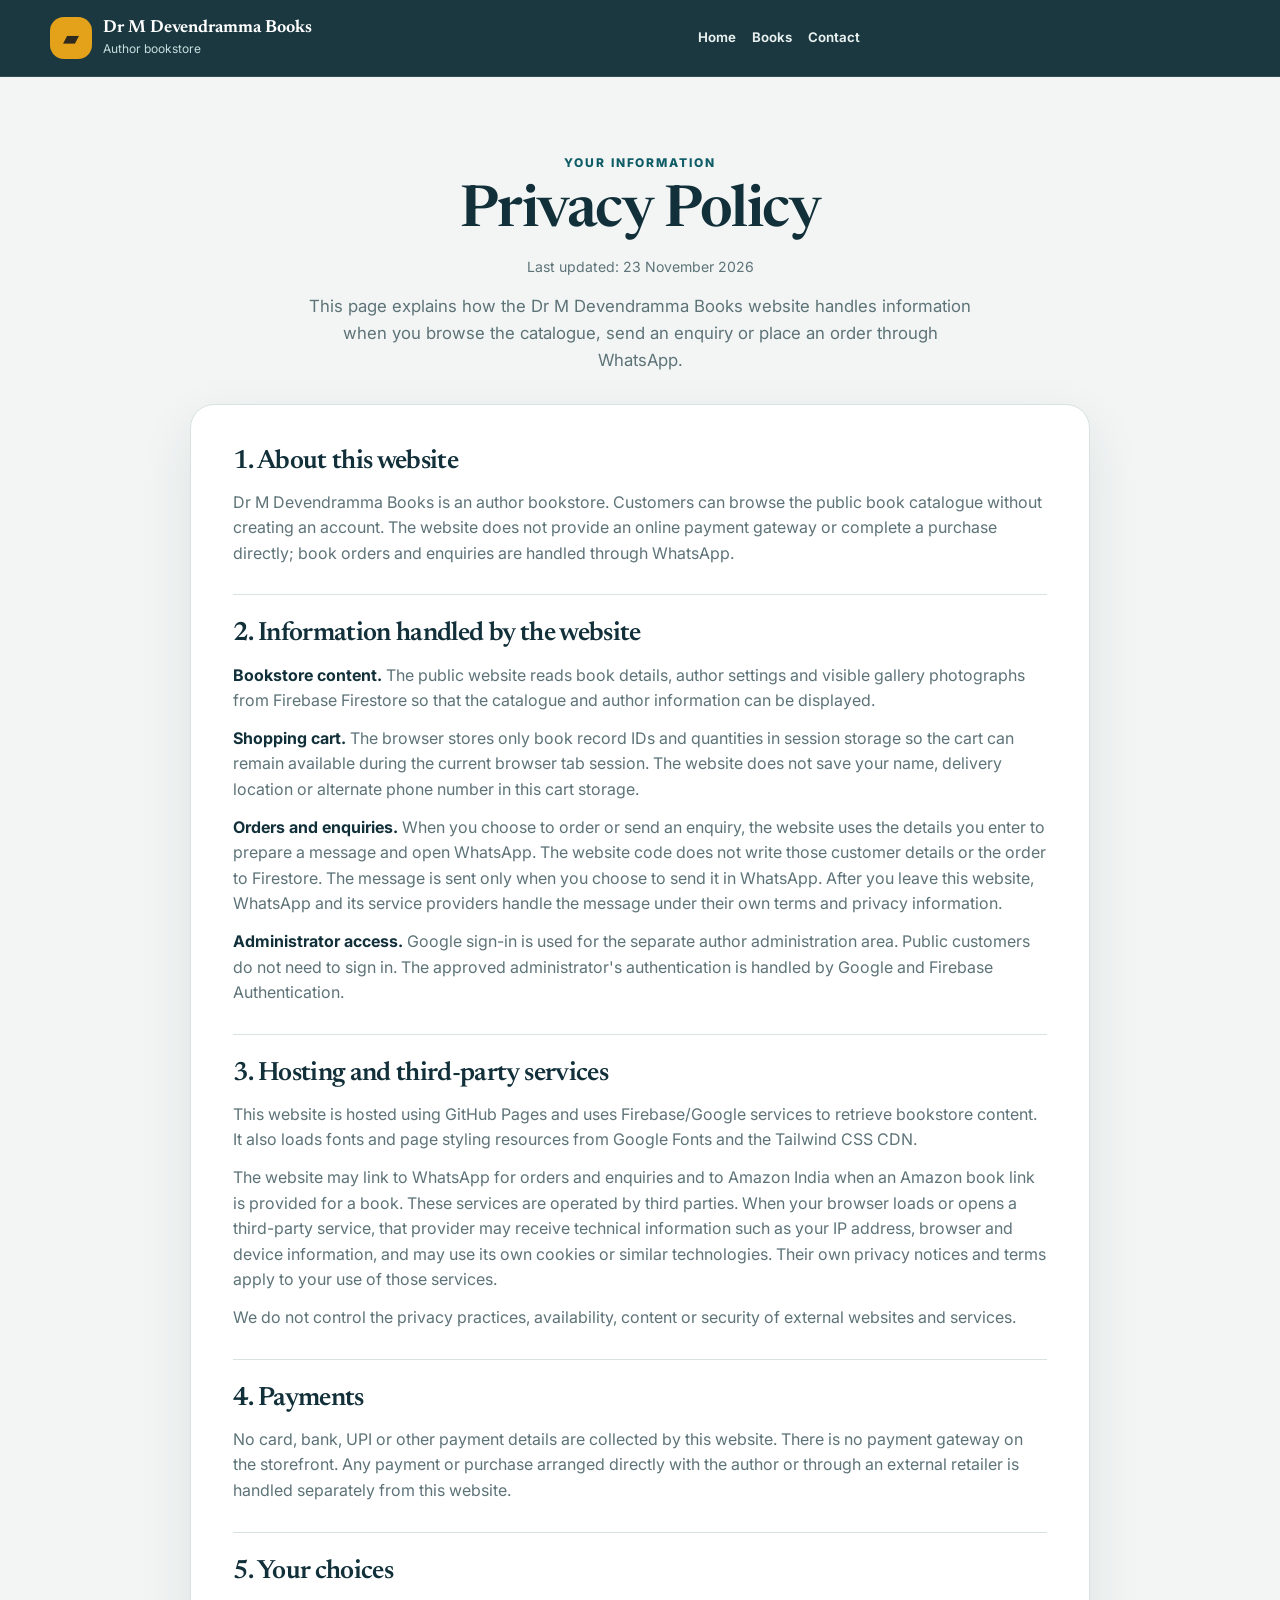
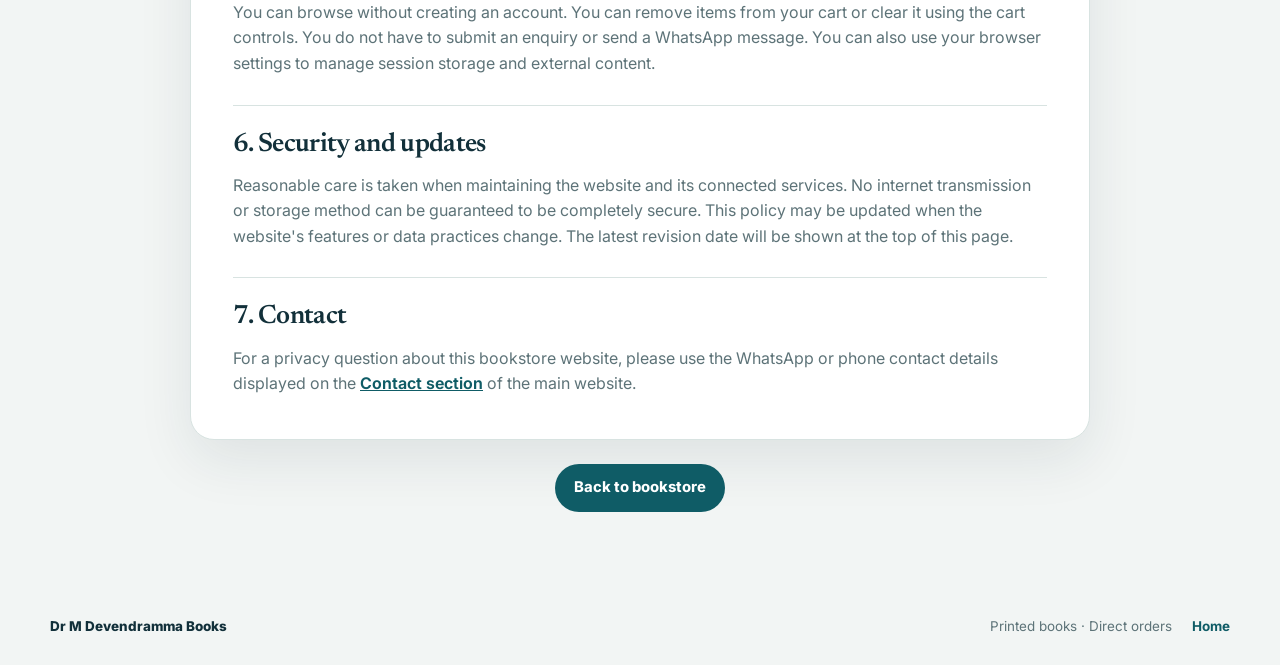
<file: privacy.html>
<!doctype html>
<html lang="en">
<head>
  <meta charset="utf-8">
  <meta name="viewport" content="width=device-width, initial-scale=1">
  <meta name="theme-color" content="#0F5C66">
  <title>Privacy Policy | Dr M Devendramma Books</title>
  <meta name="description" content="Privacy information for visitors and customers of Dr M Devendramma Books.">
  <link rel="preconnect" href="https://fonts.googleapis.com">
  <link rel="preconnect" href="https://fonts.gstatic.com" crossorigin>
  <link href="https://fonts.googleapis.com/css2?family=Inter:wght@400;500;600;700;800&family=Newsreader:wght@400;500;600;700&family=Noto+Sans+Telugu:wght@400;500;600;700&display=swap" rel="stylesheet">
  <link rel="stylesheet" href="css/public.css?v=20261123d">
</head>
<body class="privacy-page">
  <header class="site-header">
    <div class="container header-inner">
      <a class="brand" href="index.html#home" aria-label="Dr M Devendramma Books home">
        <span class="brand-icon" aria-hidden="true">▰</span>
        <span class="brand-copy"><span class="brand-name">Dr M Devendramma Books</span><span class="brand-tagline">Author bookstore</span></span>
      </a>
      <nav class="site-nav" aria-label="Privacy page navigation">
        <a href="index.html#home">Home</a>
        <a href="index.html#booksSection">Books</a>
        <a href="index.html#contactSection">Contact</a>
      </nav>
    </div>
  </header>

  <main id="mainContent" class="privacy-main">
    <div class="container privacy-container">
      <div class="privacy-heading">
        <p class="section-kicker">Your information</p>
        <h1>Privacy Policy</h1>
        <p class="privacy-updated">Last updated: 23 November 2026</p>
        <p class="privacy-intro">This page explains how the Dr M Devendramma Books website handles information when you browse the catalogue, send an enquiry or place an order through WhatsApp.</p>
      </div>

      <article class="privacy-content">
        <section aria-labelledby="privacy-about">
          <h2 id="privacy-about">1. About this website</h2>
          <p>Dr M Devendramma Books is an author bookstore. Customers can browse the public book catalogue without creating an account. The website does not provide an online payment gateway or complete a purchase directly; book orders and enquiries are handled through WhatsApp.</p>
        </section>

        <section aria-labelledby="privacy-information">
          <h2 id="privacy-information">2. Information handled by the website</h2>
          <p><strong>Bookstore content.</strong> The public website reads book details, author settings and visible gallery photographs from Firebase Firestore so that the catalogue and author information can be displayed.</p>
          <p><strong>Shopping cart.</strong> The browser stores only book record IDs and quantities in session storage so the cart can remain available during the current browser tab session. The website does not save your name, delivery location or alternate phone number in this cart storage.</p>
          <p><strong>Orders and enquiries.</strong> When you choose to order or send an enquiry, the website uses the details you enter to prepare a message and open WhatsApp. The website code does not write those customer details or the order to Firestore. The message is sent only when you choose to send it in WhatsApp. After you leave this website, WhatsApp and its service providers handle the message under their own terms and privacy information.</p>
          <p><strong>Administrator access.</strong> Google sign-in is used for the separate author administration area. Public customers do not need to sign in. The approved administrator's authentication is handled by Google and Firebase Authentication.</p>
        </section>

        <section aria-labelledby="privacy-third-parties">
          <h2 id="privacy-third-parties">3. Hosting and third-party services</h2>
          <p>This website is hosted using GitHub Pages and uses Firebase/Google services to retrieve bookstore content. It also loads fonts and page styling resources from Google Fonts and the Tailwind CSS CDN.</p>
          <p>The website may link to WhatsApp for orders and enquiries and to Amazon India when an Amazon book link is provided for a book. These services are operated by third parties. When your browser loads or opens a third-party service, that provider may receive technical information such as your IP address, browser and device information, and may use its own cookies or similar technologies. Their own privacy notices and terms apply to your use of those services.</p>
          <p>We do not control the privacy practices, availability, content or security of external websites and services.</p>
        </section>

        <section aria-labelledby="privacy-payments">
          <h2 id="privacy-payments">4. Payments</h2>
          <p>No card, bank, UPI or other payment details are collected by this website. There is no payment gateway on the storefront. Any payment or purchase arranged directly with the author or through an external retailer is handled separately from this website.</p>
        </section>

        <section aria-labelledby="privacy-choice">
          <h2 id="privacy-choice">5. Your choices</h2>
          <p>You can browse without creating an account. You can remove items from your cart or clear it using the cart controls. You do not have to submit an enquiry or send a WhatsApp message. You can also use your browser settings to manage session storage and external content.</p>
        </section>

        <section aria-labelledby="privacy-security">
          <h2 id="privacy-security">6. Security and updates</h2>
          <p>Reasonable care is taken when maintaining the website and its connected services. No internet transmission or storage method can be guaranteed to be completely secure. This policy may be updated when the website's features or data practices change. The latest revision date will be shown at the top of this page.</p>
        </section>

        <section aria-labelledby="privacy-contact">
          <h2 id="privacy-contact">7. Contact</h2>
          <p>For a privacy question about this bookstore website, please use the WhatsApp or phone contact details displayed on the <a href="index.html#contactSection">Contact section</a> of the main website.</p>
        </section>
      </article>

      <p class="privacy-back"><a class="btn btn-primary" href="index.html">Back to bookstore</a></p>
    </div>
  </main>

  <footer class="site-footer">
    <div class="container footer-inner"><span class="footer-name">Dr M Devendramma Books</span><div class="footer-meta"><span>Printed books · Direct orders</span><a href="index.html">Home</a></div></div>
  </footer>
</body>
</html>
</file>
<file: css/public.css>
:root {
  color-scheme: light dark;
  --teal: #0F5C66;
  --teal-deep: #0a434b;
  --gold: #E3A21A;
  --ink: #12303A;
  --muted: #5d7378;
  --background: #F2F5F4;
  --surface: #ffffff;
  --surface-alt: #e8efed;
  --line: #d8e3e1;
  --danger: #a9342b;
  --success: #176a48;
  --shadow: 0 20px 55px rgba(18,48,58,.09);
  --radius: 24px;
}
* { box-sizing: border-box; }
html { scroll-behavior: smooth; scroll-padding-top: 90px; }
body {
  margin: 0;
  background: var(--background);
  color: var(--ink);
  font-family: Inter, "Noto Sans Telugu", system-ui, -apple-system, BlinkMacSystemFont, "Segoe UI", sans-serif;
  line-height: 1.6;
  -webkit-font-smoothing: antialiased;
}
button, input, textarea, select { font: inherit; }
button, a { -webkit-tap-highlight-color: transparent; }
a { color: var(--teal); }
button { cursor: pointer; }
button:disabled { cursor: not-allowed; opacity: .48; }
img { max-width: 100%; }
:focus-visible { outline: 3px solid var(--gold); outline-offset: 3px; }
[hidden] { display: none !important; }
.container { width: min(1180px, calc(100% - 36px)); margin-inline: auto; }
h1, h2, h3, h4, blockquote { font-family: Newsreader, Georgia, "Noto Sans Telugu", serif; line-height: 1.12; letter-spacing: -.025em; }
h1 { margin: 0 0 18px; font-size: clamp(2.45rem, 5.8vw, 5rem); font-weight: 600; }
h2 { margin: 0; font-size: clamp(2rem, 4vw, 3rem); font-weight: 600; }
h3 { margin: 0; font-size: 1.34rem; font-weight: 600; }
p { margin: 0 0 14px; }
button, input, textarea { color: inherit; }
.site-header { position: sticky; top: 0; z-index: 15; color: #fff; background: rgba(18,48,58,.96); border-bottom: 1px solid rgba(255,255,255,.10); backdrop-filter: blur(18px); }
.header-inner { min-height: 76px; display: flex; align-items: center; justify-content: space-between; gap: 24px; }
.brand { display: inline-flex; align-items: center; gap: 11px; max-width: 280px; color: white; text-decoration: none; }
.brand-icon { display: grid; place-items: center; width: 42px; height: 42px; flex: 0 0 42px; border-radius: 14px; background: var(--gold); color: #2e2a1d; font-size: 1.3rem; }
.brand-copy { min-width: 0; }
.brand-name { display: block; font-family: Newsreader, Georgia, serif; font-size: 1.1rem; line-height: 1.15; font-weight: 650; }
.brand-tagline { display: block; color: #c6dedd; font-size: .75rem; overflow: hidden; text-overflow: ellipsis; white-space: nowrap; }
.site-nav { display: flex; flex-wrap: wrap; align-items: center; gap: clamp(12px, 2vw, 25px); }
.site-nav a { color: #e8f1ef; font-size: .9rem; font-weight: 650; text-decoration: none; }
.site-nav a:hover { color: #ffdf92; }
.header-bookmark { display: inline-flex; align-items: center; gap: 7px; padding: 9px 13px; border: 1px solid rgba(255,255,255,.22); border-radius: 999px; color: white; font-size: .86rem; }
.hero { position: relative; overflow: hidden; padding: clamp(56px, 8vw, 112px) 0 clamp(64px, 9vw, 118px); background: radial-gradient(ellipse at 84% 12%, rgba(227,162,26,.13), transparent 34%), linear-gradient(120deg, #eaf2ef 0%, #f7f8f4 52%, #e1eeeb 100%); }
.hero:after { content: ""; position: absolute; right: -120px; bottom: -320px; width: 620px; height: 620px; border: 1px solid rgba(15,92,102,.12); border-radius: 50%; pointer-events: none; }
.hero-inner { position: relative; z-index: 1; display: grid; grid-template-columns: minmax(0, 1fr); align-items: center; gap: clamp(32px, 6vw, 76px); }
.hero-inner > div:first-child { max-width: 820px; }
.eyebrow { display: inline-flex; align-items: center; gap: 10px; margin-bottom: 18px; color: var(--teal); font-size: .76rem; font-weight: 800; letter-spacing: .16em; text-transform: uppercase; }
.eyebrow:before { content: ""; width: 26px; height: 2px; background: var(--gold); }
.hero-title { color: var(--ink); }
.hero-title .name-accent { color: var(--teal); }
.hero-tagline { max-width: 590px; margin-bottom: 28px; color: #435e64; font-size: clamp(1.05rem, 1.7vw, 1.24rem); }
.hero-actions { display: flex; flex-wrap: wrap; gap: 12px; }
.btn { display: inline-flex; min-height: 46px; align-items: center; justify-content: center; gap: 9px; padding: 11px 18px; border: 1px solid transparent; border-radius: 999px; font-size: .93rem; font-weight: 750; text-align: center; text-decoration: none; transition: background .18s ease, transform .18s ease, border-color .18s ease; }
.btn:hover:not(:disabled) { transform: translateY(-2px); }
.btn-primary { color: white; background: var(--teal); }
.btn-primary:hover:not(:disabled) { background: var(--teal-deep); }
.btn-gold { color: #2f2819; background: var(--gold); }
.btn-gold:hover:not(:disabled) { background: #f2b830; }
.btn-outline { color: var(--teal); background: transparent; border-color: #bdd0cd; }
.btn-outline:hover:not(:disabled) { background: #e7f0ee; border-color: var(--teal); }
.btn-small { min-height: 38px; padding: 8px 13px; border-radius: 11px; font-size: .84rem; }
.hero-note { display: flex; align-items: center; gap: 9px; margin-top: 24px; color: #567076; font-size: .86rem; }
.hero-note-dot { width: 8px; height: 8px; border-radius: 50%; background: var(--gold); box-shadow: 0 0 0 5px rgba(227,162,26,.14); }
.hero-portrait { width: clamp(120px, 21vw, 200px); aspect-ratio: 1; margin-top: 28px; overflow: hidden; border: 5px solid rgba(255,255,255,.82); border-radius: 50%; box-shadow: 0 18px 45px rgba(18,48,58,.13); }
.hero-portrait img { width: 100%; height: 100%; object-fit: cover; }
.hero-visual { position: relative; min-width: 0; }
.hero-visual-frame { position: relative; overflow: hidden; width: 100%; aspect-ratio: 4 / 4.4; max-height: 590px; border: 1px solid rgba(255,255,255,.72); border-radius: 30px; background: linear-gradient(150deg, #173e43, #0a242a); box-shadow: 0 28px 65px rgba(18,48,58,.20); }
.hero-visual-frame:before { content: ""; position: absolute; inset: 0; z-index: 0; background: radial-gradient(circle at 55% 30%, rgba(227,162,26,.25), transparent 42%); pointer-events: none; }
.hero-visual-frame .hero-decoration { position: absolute; inset: 18px; border: 1px solid rgba(255,255,255,.1); border-radius: 20px; pointer-events: none; }
.section { padding: clamp(64px, 8vw, 102px) 0; }
.section-head { display: flex; align-items: end; justify-content: space-between; gap: 24px; margin-bottom: 30px; }
.section-kicker { margin-bottom: 10px; color: var(--teal); font-size: .75rem; font-weight: 800; letter-spacing: .16em; text-transform: uppercase; }
.section-intro { max-width: 590px; margin-top: 12px; color: var(--muted); }
#booksSection { background: var(--background); }
.book-toolbar { display: flex; flex-wrap: wrap; justify-content: space-between; align-items: center; gap: 13px; margin-bottom: 22px; }
.search-field { display: flex; align-items: center; gap: 10px; min-width: min(100%, 280px); padding: 0 14px; border: 1px solid var(--line); border-radius: 13px; background: var(--surface); }
.search-visible-label { color: var(--muted); font-size: .88rem; white-space: nowrap; }
.search-field input { width: 100%; min-height: 44px; border: 0; outline: 0; color: var(--ink); background: transparent; }
.book-count { color: var(--muted); font-size: .87rem; }
.book-grid { display: grid; grid-template-columns: repeat(3, minmax(0,1fr)); gap: 22px; }
.book-card { min-width: 0; display: flex; flex-direction: column; overflow: hidden; border: 1px solid var(--line); border-radius: 20px; background: var(--surface); box-shadow: 0 8px 24px rgba(18,48,58,.035); transition: transform .2s ease, box-shadow .2s ease; }
.book-card:hover { transform: translateY(-3px); box-shadow: var(--shadow); }
.book-card.without-cover { display: flex; }
.book-cover-frame { position: relative; display: grid; place-items: center; min-height: 240px; padding: 22px; background: linear-gradient(135deg, #e8f0ed, #f7f5ee); }
.book-cover { display: block; max-width: min(100%, 190px); width: auto; height: 224px; object-fit: contain; filter: drop-shadow(9px 12px 13px rgba(18,48,58,.18)); }
.book-card-body { display: flex; flex: 1; flex-direction: column; padding: 20px; }
.book-category { margin-bottom: 8px; color: var(--teal); font-size: .71rem; font-weight: 800; letter-spacing: .12em; text-transform: uppercase; }
.book-title { margin-bottom: 7px; font-size: 1.45rem; overflow-wrap: anywhere; }
.book-author { margin-bottom: 13px; color: var(--muted); font-size: .86rem; }
.book-description { flex: 1; margin-bottom: 17px; color: var(--muted); font-size: .92rem; overflow-wrap: anywhere; }
.book-bottom { display: flex; align-items: center; justify-content: space-between; gap: 12px; margin-top: auto; padding-top: 16px; border-top: 1px solid var(--line); }
.book-price { color: var(--ink); font-size: 1.32rem; font-weight: 800; }
.out-stock { display: inline-flex; align-items: center; padding: 5px 9px; border-radius: 999px; color: #92372d; background: #ffe8e3; font-size: .75rem; font-weight: 800; }
.book-controls { display: flex; flex-wrap: wrap; align-items: center; gap: 9px; margin-top: 15px; }
.qty-control { display: inline-flex; align-items: center; gap: 0; min-height: 40px; overflow: hidden; border: 1px solid var(--line); border-radius: 12px; background: var(--surface); }
.qty-control button { width: 38px; height: 38px; border: 0; color: var(--teal); background: transparent; font-size: 1.2rem; font-weight: 800; }
.qty-control button:hover:not(:disabled) { background: var(--surface-alt); }
.qty-value { min-width: 26px; text-align: center; font-size: .9rem; font-weight: 800; font-variant-numeric: tabular-nums; }
.stock-note { margin-top: 10px; color: var(--muted); font-size: .79rem; }
.state-panel { display: grid; place-items: center; min-height: 180px; padding: 26px; border: 1px dashed var(--line); border-radius: 18px; color: var(--muted); background: var(--surface); text-align: center; }
.state-panel p { margin: 0; max-width: 520px; }
.state-panel.error { border-color: #e7b6af; color: var(--danger); }
.state-panel .fallback-link { display: inline-flex; margin-top: 14px; color: var(--teal); font-weight: 800; text-decoration: underline; text-underline-offset: 3px; }
.order-section { background: linear-gradient(135deg, #e7efed, #f5f7f3); }
.order-layout { display: grid; grid-template-columns: minmax(0, 1.15fr) minmax(280px, .85fr); gap: 26px; align-items: start; }
.order-card { padding: clamp(22px, 4vw, 34px); border: 1px solid var(--line); border-radius: 22px; background: var(--surface); box-shadow: 0 12px 30px rgba(18,48,58,.045); }
.order-list { display: grid; gap: 11px; margin: 17px 0 21px; }
.order-line { display: grid; grid-template-columns: minmax(0,1fr) auto; gap: 12px; align-items: start; padding-bottom: 11px; border-bottom: 1px solid var(--line); }
.order-line-name { font-size: .92rem; font-weight: 750; overflow-wrap: anywhere; }
.order-line-meta { color: var(--muted); font-size: .81rem; }
.order-line-price { font-size: .91rem; font-weight: 800; white-space: nowrap; }
.divider { height: 1px; margin: 24px 0; background: var(--line); }
.order-total-row { display: flex; align-items: baseline; justify-content: space-between; gap: 15px; margin-top: 18px; padding-top: 17px; border-top: 1px solid var(--line); font-weight: 800; }
.order-total { color: var(--teal); font-size: 1.7rem; font-variant-numeric: tabular-nums; }
.field { display: grid; gap: 7px; margin-top: 16px; }
.field label { font-size: .86rem; font-weight: 750; }
.field input { width: 100%; min-height: 46px; padding: 11px 13px; border: 1px solid #c8d7d4; border-radius: 12px; background: var(--surface); color: var(--ink); }
.field small { color: var(--muted); font-size: .78rem; }
.order-actions { display: grid; gap: 10px; margin-top: 20px; }
.order-actions .btn { width: 100%; }
.order-hint { margin-top: 14px; color: var(--muted); font-size: .8rem; }
.about-section { background: var(--surface); }
.about-layout { display: grid; grid-template-columns: minmax(0,.75fr) minmax(0,1.25fr); align-items: center; gap: clamp(30px,6vw,78px); }
.about-photo-frame { width: min(100%, 370px); aspect-ratio: 4/5; overflow: hidden; border-radius: 180px 180px 24px 24px; background: linear-gradient(140deg,#e1efea,#f1e7d2); box-shadow: var(--shadow); }
.about-photo { width: 100%; height: 100%; object-fit: cover; }
.about-bio { color: var(--muted); font-size: 1.02rem; white-space: pre-line; overflow-wrap: anywhere; }
.contact-section { background: var(--ink); color: #eef7f5; }
.contact-section h2 { color: #fff; }
.contact-section .section-kicker { color: #f0bd4f; }
.contact-section .section-intro { color: #c4d7d3; }
.contact-actions { display: flex; flex-wrap: wrap; gap: 12px; margin-top: 22px; }
.contact-actions .btn-primary { color: #15373c; background: #f0bd4f; }
.contact-actions .btn-outline { color: #fff; border-color: rgba(255,255,255,.35); }
.contact-note { margin-top: 18px; color: #b7ceca; font-size: .85rem; }
.site-footer { padding: 28px 0; color: var(--muted); background: var(--background); font-size: .84rem; }
.footer-inner { display: flex; align-items: center; justify-content: space-between; gap: 18px; }
.footer-name { color: var(--ink); font-weight: 800; }
.viewer { position: fixed; inset: 0; z-index: 80; display: grid; grid-template-rows: auto minmax(0,1fr) auto; padding: max(12px, env(safe-area-inset-top)) 14px max(14px, env(safe-area-inset-bottom)); color: #f8fbfa; background: rgba(6,19,22,.97); }
.viewer-header { display: flex; align-items: center; justify-content: space-between; gap: 12px; width: min(1100px,100%); margin: 0 auto; }
.viewer-heading { color: #f8fbfa; font-family: Newsreader, Georgia, serif; font-size: 1.1rem; }
.viewer-count { color: #bbcfcc; font-size: .83rem; }
.viewer-close { width: 44px; height: 44px; border: 1px solid rgba(255,255,255,.3); border-radius: 50%; color: white; background: rgba(255,255,255,.07); font-size: 1.65rem; line-height: 1; }
.viewer-stage { position: relative; display: grid; place-items: center; min-height: 0; padding: 16px 0; touch-action: pan-y; }
.viewer-image { display: block; max-width: 100%; max-height: 100%; width: auto; height: auto; object-fit: contain; border-radius: 6px; box-shadow: 0 24px 80px rgba(0,0,0,.42); }
.viewer-sample-stamp { position: absolute; inset: auto 0 22px; margin: auto; width: max-content; max-width: 90%; padding: 5px 13px; border: 1px solid rgba(255,255,255,.45); border-radius: 999px; color: rgba(255,255,255,.8); background: rgba(9,29,32,.32); font-size: .72rem; font-weight: 800; letter-spacing: .24em; pointer-events: none; }
.viewer-controls { display: flex; justify-content: center; align-items: center; gap: 20px; }
.viewer-arrow { width: 48px; height: 44px; border: 1px solid rgba(255,255,255,.28); border-radius: 999px; color: white; background: rgba(255,255,255,.08); font-size: 1.2rem; }
.viewer-arrow:disabled { opacity: .3; }
.viewer-help { color: #aec1be; font-size: .79rem; text-align: center; }
body.viewer-open { overflow: hidden; }
@media (max-width: 900px) {
  .header-inner { gap: 14px; }
  .site-nav { gap: 12px; }
  .site-nav a { font-size: .83rem; }
  .hero-inner { grid-template-columns: minmax(0,1fr); gap: 30px; }
  .book-grid { grid-template-columns: repeat(2,minmax(0,1fr)); }
}
@media (max-width: 680px) {
  html { scroll-padding-top: 76px; }
  .container { width: calc(100% - 28px); }
  .header-inner { min-height: 68px; flex-wrap: wrap; padding: 10px 0; }
  .brand { max-width: 100%; }
  .brand-icon { width: 36px; height: 36px; flex-basis: 36px; }
  .brand-name { font-size: 1rem; }
  .site-nav { width: 100%; order: 3; justify-content: space-between; padding: 0 0 4px; }
  .site-nav a { font-size: .81rem; }
  .header-bookmark { margin-left: auto; padding: 7px 10px; font-size: .78rem; }
  .hero { padding: 52px 0 58px; }
  .hero-inner { grid-template-columns: minmax(0,1fr); gap: 30px; }
  .hero-visual { width: min(100%, 440px); margin-inline: auto; }
  .hero-visual-frame { aspect-ratio: 1 / 1; }

  .section { padding: 58px 0; }
  .section-head { align-items: flex-start; flex-direction: column; }
  .book-grid { grid-template-columns: minmax(0,1fr); gap: 16px; }
  .book-card { display: grid; grid-template-columns: 112px minmax(0,1fr); align-items: stretch; }
  .book-cover-frame { min-height: 176px; padding: 12px; }
  .book-cover { height: 152px; max-width: 100%; filter: drop-shadow(4px 6px 7px rgba(18,48,58,.16)); }
  .book-card-body { padding: 15px; }
  .book-title { font-size: 1.18rem; }
  .book-description { font-size: .83rem; margin-bottom: 12px; }
  .book-bottom { align-items: flex-start; flex-direction: column; gap: 7px; padding-top: 11px; }
  .book-controls { gap: 7px; margin-top: 11px; }
  .book-controls .btn { flex: 1 1 100%; }
  .order-layout { grid-template-columns: minmax(0,1fr); }
  .order-card { padding: 20px; }
  .about-layout { grid-template-columns: minmax(0,1fr); }
  .about-photo-frame { width: min(240px, 75%); margin-inline: auto; }
  .footer-inner { align-items: flex-start; flex-direction: column; }
}
@media (max-width: 390px) {
  .book-card { grid-template-columns: 90px minmax(0,1fr); }
  .book-cover-frame { min-height: 150px; padding: 8px; }
  .book-cover { height: 126px; }
  .book-card-body { padding: 12px; }
  .site-nav { gap: 7px; }
  .site-nav a { font-size: .76rem; }
}
@media (prefers-color-scheme: dark) {
  :root {
    --ink: #e4efed; --muted: #a8c0bc; --background: #0d191b; --surface: #142326; --surface-alt: #1a3033;
    --line: #294649; --shadow: 0 20px 55px rgba(0,0,0,.28);
  }
  .hero { background: radial-gradient(ellipse at 84% 12%, rgba(227,162,26,.11), transparent 34%), linear-gradient(120deg,#122326,#142426 52%,#172f31); }
  .hero-title, .book-title, .book-price, .section-head h2 { color: var(--ink); }
  .hero-tagline { color: #b5cac6; }
  .hero-note { color: #a8c0bc; }
  .book-cover-frame { background: linear-gradient(135deg,#20383a,#25322f); }
  .order-section { background: #101e20; }
  .about-section { background: var(--surface); }
  .contact-section { background: #071619; }
  .field input { border-color: var(--line); }
  .out-stock { color: #ffc6bd; background: #4a2927; }
  .state-panel.error { border-color: #74413b; }
}
@media (prefers-reduced-motion: reduce) {
  *, *::before, *::after { scroll-behavior: auto !important; transition-duration: .01ms !important; animation-duration: .01ms !important; animation-iteration-count: 1 !important; }
}


/* WhatsApp-only cart and delivery panel */
.cart-toggle {
  display: inline-flex;
  align-items: center;
  justify-content: center;
  gap: 9px;
  white-space: nowrap;
  min-height: 42px;
}
.cart-count {
  display: inline-grid;
  place-items: center;
  min-width: 25px;
  height: 25px;
  padding: 0 6px;
  border-radius: 999px;
  color: #12303A;
  background: var(--gold);
  font-size: .78rem;
  font-weight: 800;
}
.empty-store {
  display: grid;
  place-items: center;
  min-height: min(58vh, 560px);
  margin-block: clamp(40px, 9vh, 110px) !important;
  border: 0;
  background: transparent;
}
.empty-store > div {
  width: min(100%, 760px);
  text-align: center;
}
.empty-store-title {
  margin: 0 0 18px;
  font-size: clamp(2.2rem, 6vw, 4.5rem);
}
.empty-store-text:empty { display: none; }
.cart-backdrop {
  position: fixed;
  inset: 0;
  z-index: 1000;
  display: flex;
  justify-content: flex-end;
  background: rgba(4, 18, 21, .65);
  backdrop-filter: blur(3px);
}
.cart-drawer {
  display: flex;
  flex-direction: column;
  width: min(100%, 600px);
  height: 100%;
  max-height: 100dvh;
  padding: clamp(16px, 3.2vw, 30px);
  overflow: hidden;
  color: var(--ink);
  background: var(--background);
  border-left: 1px solid var(--line);
  box-shadow: -20px 0 60px rgba(0, 0, 0, .18);
}
.cart-panel-head {
  display: flex;
  align-items: center;
  justify-content: space-between;
  gap: 18px;
  padding-bottom: 20px;
  border-bottom: 1px solid var(--line);
}
.cart-panel-head h2 { font-size: clamp(1.7rem, 4vw, 2.3rem); }
.cart-close { position: static; flex: 0 0 44px; }
.cart-scroll {
  flex: 1;
  min-height: 0;
  overflow-y: auto;
  overscroll-behavior: contain;
  padding: 20px 2px 10px;
}
.cart-items {
  display: grid;
  gap: 13px;
}
.cart-empty {
  padding: 24px 16px;
  border: 1px dashed var(--line);
  border-radius: 14px;
  color: var(--muted);
  text-align: center;
}
.cart-item {
  display: grid;
  grid-template-columns: minmax(0, 1fr) auto;
  align-items: start;
  gap: 12px 16px;
  padding: 15px;
  border: 1px solid var(--line);
  border-radius: 16px;
  background: var(--surface);
}
.cart-item-details { min-width: 0; }
.cart-item-title {
  overflow-wrap: anywhere;
  font-size: 1.1rem;
  line-height: 1.3;
}
.cart-item-unit { margin: 5px 0 0; color: var(--muted); font-size: .88rem; }
.cart-item-actions {
  display: flex;
  align-items: center;
  gap: 8px;
  flex-wrap: wrap;
  justify-content: flex-end;
}
.cart-item-total {
  grid-column: 1 / -1;
  justify-self: end;
  font-variant-numeric: tabular-nums;
}
.cart-total-row {
  display: flex;
  align-items: baseline;
  justify-content: space-between;
  gap: 16px;
  margin-top: 16px;
  padding: 18px 4px;
  border-top: 1px solid var(--line);
  border-bottom: 1px solid var(--line);
  font-size: 1.08rem;
}
.cart-total-row strong { font-size: 1.28rem; font-variant-numeric: tabular-nums; }
.cart-checkout { padding: 22px 0 8px; }
.cart-checkout > h3 { margin-bottom: 8px; }
.cart-checkout .field input,
.cart-checkout .field textarea {
  display: block;
  width: 100%;
  min-width: 0;
  min-height: 46px;
  padding: 12px 13px;
  border: 1px solid var(--line);
  border-radius: 12px;
  color: var(--ink);
  background: var(--surface);
}
.cart-checkout .field textarea {
  min-height: 108px;
  resize: vertical;
}
.cart-inline-message {
  margin: 13px 0;
  color: var(--muted);
  font-size: .9rem;
  overflow-wrap: anywhere;
}
.cart-order-button { width: 100%; margin-top: 4px; }
.ordering-unavailable { color: var(--danger); }
.clear-cart-button { width: 100%; margin-top: 10px; }
.cart-footnote { margin: 12px 0 0; color: var(--muted); font-size: .82rem; }
body.cart-open { overflow: hidden; }
@media (max-width: 680px) {
  .header-inner { gap: 10px; }
  .site-nav { display: none; }
  .cart-toggle { padding: 9px 10px; }
  .cart-drawer { padding: 16px; }
  .cart-item { grid-template-columns: minmax(0, 1fr); }
  .cart-item-actions { justify-content: flex-start; }
  .cart-item-total { grid-column: auto; justify-self: start; }
}


/* Public home, gallery, enquiry and persistent navigation */
.site-header { z-index: 50; }
.header-inner { gap: 16px; }
.brand { flex: 0 1 auto; max-width: 310px; }
.brand-copy { display: block; }
.brand-name { white-space: nowrap; }
.header-actions { display: inline-flex; align-items: center; justify-content: flex-end; gap: 8px; flex: 0 0 auto; }
.header-whatsapp { color: #e8f1ef; border-color: rgba(255,255,255,.34); }
.header-whatsapp:hover:not(:disabled) { background: rgba(255,255,255,.09); }
.site-nav { flex: 1 1 auto; justify-content: center; gap: clamp(8px, 1.25vw, 20px); }
.site-nav a { white-space: nowrap; font-size: .83rem; }
.site-error {
  position: relative;
  z-index: 10;
  margin-block: 12px;
  padding: 12px 16px;
  border: 1px solid #d99c95;
  border-radius: 12px;
  color: #8b261f;
  background: #fff0ed;
  font-weight: 750;
}
.hero { scroll-margin-top: 100px; }
.hero-inner {
  grid-template-columns: minmax(0, 1fr) minmax(0, .95fr);
  gap: clamp(28px, 5vw, 68px);
}
.hero-copy { min-width: 0; }
.hero-copy .hero-title { max-width: 700px; }
.hero-art { min-width: 0; width: 100%; }
.hero-note { margin-bottom: 0; }
.section { scroll-margin-top: 86px; }
.section-status {
  margin: 18px 0 0;
  color: var(--muted);
  text-align: center;
  font-size: .98rem;
}
.gallery-section { background: var(--surface); }
.gallery-grid {
  display: grid;
  grid-template-columns: repeat(3, minmax(0, 1fr));
  gap: 18px;
}
.gallery-card {
  position: relative;
  min-width: 0;
  min-height: 130px;
  aspect-ratio: 4 / 3;
  overflow: hidden;
  padding: 0;
  border: 1px solid var(--line);
  border-radius: 18px;
  color: var(--ink);
  background: var(--surface-alt);
  text-align: left;
  cursor: zoom-in;
}
.gallery-image {
  display: block;
  width: 100%;
  height: 100%;
  object-fit: cover;
  transition: transform .22s ease;
}
.gallery-card:hover .gallery-image { transform: scale(1.025); }
.gallery-caption {
  position: absolute;
  inset: auto 0 0;
  padding: 24px 14px 12px;
  color: #fff;
  background: linear-gradient(transparent, rgba(4,15,18,.78));
  font-size: .92rem;
  overflow-wrap: anywhere;
}
.gallery-lightbox {
  position: fixed;
  inset: 0;
  z-index: 1200;
  display: grid;
  grid-template-rows: minmax(0,1fr) auto;
  place-items: center;
  gap: 12px;
  padding: max(18px, env(safe-area-inset-top)) 18px max(22px, env(safe-area-inset-bottom));
  background: rgba(3, 13, 16, .96);
  color: #f6fbfa;
}
.gallery-lightbox img {
  display: block;
  max-width: min(100%, 1150px);
  max-height: 84dvh;
  object-fit: contain;
  border-radius: 8px;
  box-shadow: 0 20px 70px rgba(0,0,0,.5);
}
.gallery-lightbox-caption {
  width: min(100%, 1000px);
  margin: 0;
  color: #e8f1ef;
  text-align: center;
  overflow-wrap: anywhere;
}
.gallery-lightbox-close { position: absolute; top: max(16px, env(safe-area-inset-top)); right: 18px; z-index: 1; }
body.gallery-lightbox-open { overflow: hidden; }
.enquiry-section { background: linear-gradient(145deg, #e5efec, #f8f7f0); }
.enquiry-layout {
  display: grid;
  grid-template-columns: minmax(0, .8fr) minmax(0, 1.2fr);
  align-items: start;
  gap: clamp(24px, 5vw, 70px);
}
.enquiry-form {
  min-width: 0;
  padding: clamp(20px, 3.5vw, 34px);
  border: 1px solid var(--line);
  border-radius: 22px;
  background: var(--surface);
  box-shadow: 0 12px 32px rgba(18,48,58,.06);
}
.enquiry-form .field input,
.enquiry-form .field textarea {
  display: block;
  width: 100%;
  min-width: 0;
  min-height: 46px;
  padding: 12px 13px;
  border: 1px solid var(--line);
  border-radius: 12px;
  color: var(--ink);
  background: var(--surface);
}
.enquiry-form .field textarea { resize: vertical; }
.enquiry-form .btn { margin-top: 10px; }
.enquiry-form .ordering-unavailable { color: var(--danger); }
.about-layout { grid-template-columns: minmax(0,.7fr) minmax(0,1.3fr); }
#aboutSectionHeading { margin-bottom: 14px; }
#aboutPhotoWrap[hidden] { display: none !important; }
#aboutBio:empty { display: none; }
.contact-section { background: var(--background); }
.contact-actions { display: flex; flex-wrap: wrap; gap: 12px; margin-top: 22px; }
.site-footer { display: block; }
#booksStatus[hidden], #galleryStatus[hidden] { display: none !important; }
#cartBackdrop[hidden], #galleryLightbox[hidden] { display: none !important; }

@media (max-width: 1080px) {
  .header-inner { flex-wrap: wrap; padding-block: 9px; }
  .site-nav { order: 3; flex-basis: 100%; }
  .brand { margin-right: auto; }
  .hero-inner { grid-template-columns: minmax(0, 1fr) minmax(0, .9fr); }
}
@media (max-width: 760px) {
  .header-inner { gap: 10px; }
  .brand { max-width: calc(100% - 124px); }
  .brand-name { white-space: normal; font-size: .96rem; }
  .brand-tagline { max-width: 220px; }
  .header-actions { gap: 6px; }
  .header-actions .btn { padding: 8px 10px; min-height: 38px; font-size: .79rem; }
  .site-nav {
    order: 3;
    flex-basis: 100%;
    width: 100%;
    display: flex;
    justify-content: flex-start;
    gap: 8px 14px;
    overflow-x: auto;
    padding: 3px 0 5px;
    scrollbar-width: thin;
  }
  .site-nav a { font-size: .79rem; }
  .hero-inner { grid-template-columns: minmax(0,1fr); gap: 28px; }
  .hero-copy .hero-title { font-size: clamp(2.4rem, 11vw, 3.7rem); }
  .hero-actions .btn { flex: 1 1 auto; }
  .gallery-grid { grid-template-columns: repeat(2, minmax(0,1fr)); gap: 12px; }
  .gallery-card { border-radius: 13px; }
  .enquiry-layout, .about-layout { grid-template-columns: minmax(0,1fr); }
  .enquiry-form { padding: 20px; }
  .about-photo-frame { width: min(240px, 75%); margin-inline: auto; }
  .contact-actions .btn { flex: 1 1 auto; }
}
@media (max-width: 390px) {
  .brand { max-width: calc(100% - 106px); }
  .brand-icon { width: 32px; height: 32px; flex-basis: 32px; }
  .brand-name { font-size: .88rem; }
  .header-actions .btn { padding: 7px 8px; }
  .gallery-grid { gap: 8px; }
  .gallery-caption { padding: 20px 8px 8px; font-size: .8rem; }
}
@media (prefers-color-scheme: dark) {
  .site-error { color: #ffd0c9; background: #3d2322; border-color: #75433d; }
  .enquiry-section { background: #102023; }
  .enquiry-form { background: var(--surface); }
  .gallery-section { background: var(--surface); }
  .gallery-card { background: #172b2d; }
}


/* Contrast-safe Contact section in both light and dark themes. */
#contactSection {
  background: var(--surface);
  color: var(--ink);
}
#contactSection h2 { color: var(--ink); }
#contactSection .section-kicker { color: var(--teal); }
#contactSection .section-intro { color: var(--muted); }
#contactSection .contact-actions .btn-primary {
  color: #fff;
  background: var(--teal);
  border-color: var(--teal);
}
#contactSection .contact-actions .btn-primary:hover:not(:disabled) {
  color: #fff;
  background: var(--teal-deep);
}
#contactSection .contact-actions .btn-outline {
  color: var(--teal);
  background: transparent;
  border-color: var(--line);
}
#contactSection .contact-actions .btn-outline:hover:not(:disabled) {
  background: var(--surface-alt);
  border-color: var(--teal);
}


/* Restore the bookstore's centered layout and editorial headings.
   These ID-scoped rules intentionally outrank utility styles from the hero's Tailwind CDN. */
#siteHeader > .container,
#siteContent > .section > .container,
#siteFooter > .container {
  box-sizing: border-box;
  width: min(1180px, calc(100% - 36px));
  max-width: 1180px;
  margin-left: auto !important;
  margin-right: auto !important;
}
#siteContent h2,
#cartDrawer h2 {
  margin: 0;
  font-family: Newsreader, Georgia, "Noto Sans Telugu", serif;
  font-size: clamp(2rem, 4vw, 3rem);
  font-weight: 600;
  line-height: 1.12;
  letter-spacing: -.025em;
}
#siteContent h3,
#cartDrawer h3 {
  margin: 0;
  font-family: Newsreader, Georgia, "Noto Sans Telugu", serif;
  font-size: 1.34rem;
  font-weight: 600;
  line-height: 1.2;
  letter-spacing: -.02em;
}
@media (max-width: 760px) {
  #siteHeader > .container,
  #siteContent > .section > .container,
  #siteFooter > .container {
    width: calc(100% - 32px);
  }
}


/* Privacy policy page */
.privacy-main {
  min-height: calc(100vh - 150px);
  padding: clamp(42px, 6vw, 76px) 0;
}
.privacy-container {
  max-width: 900px;
}
.privacy-heading {
  max-width: 760px;
  margin: 0 auto 30px;
  text-align: center;
}
.privacy-heading h1 {
  margin: 0 0 12px;
  font-family: Newsreader, Georgia, "Noto Sans Telugu", serif;
  font-size: clamp(2.4rem, 5vw, 3.6rem);
  line-height: 1.08;
}
.privacy-updated {
  margin: 0 0 14px;
  color: var(--muted);
  font-size: .88rem;
}
.privacy-intro {
  margin: 0 auto;
  max-width: 680px;
  color: var(--muted);
  font-size: 1.05rem;
}
.privacy-content {
  padding: clamp(22px, 4vw, 42px);
  border: 1px solid var(--line);
  border-radius: var(--radius);
  background: var(--surface);
  box-shadow: var(--shadow);
}
.privacy-content section + section {
  margin-top: 28px;
  padding-top: 24px;
  border-top: 1px solid var(--line);
}
.privacy-content h2 {
  margin: 0 0 12px;
  color: var(--ink);
  font-family: Newsreader, Georgia, "Noto Sans Telugu", serif;
  font-size: clamp(1.35rem, 2.7vw, 1.65rem);
  line-height: 1.18;
}
.privacy-content p {
  margin: 0 0 12px;
  color: var(--muted);
}
.privacy-content p:last-child {
  margin-bottom: 0;
}
.privacy-content strong {
  color: var(--ink);
}
.privacy-content a {
  font-weight: 650;
}
.privacy-back {
  display: flex;
  justify-content: center;
  margin: 24px 0 0;
}
.footer-meta {
  display: flex;
  align-items: center;
  gap: 20px;
  flex-wrap: wrap;
}
.footer-meta a {
  color: var(--teal);
  font-weight: 700;
  text-decoration: none;
}
.footer-meta a:hover {
  text-decoration: underline;
}
@media (max-width: 760px) {
  .privacy-main { padding: 38px 0; }
  .privacy-heading { text-align: left; }
  .privacy-heading .section-kicker { justify-content: flex-start; }
  .privacy-content { padding: 21px; border-radius: 17px; }
  .privacy-content section + section { margin-top: 22px; padding-top: 20px; }
  .footer-inner { align-items: flex-start; flex-direction: column; }
  .footer-meta { gap: 12px 18px; }
}


/* Amazon book links section */
.amazon-books-section {
  background: var(--surface-alt);
}
.amazon-section-head {
  margin-bottom: 22px;
}
.amazon-links-grid {
  display: grid;
  grid-template-columns: repeat(3, minmax(0, 1fr));
  gap: 18px;
}
.amazon-link-card {
  display: flex;
  flex-direction: column;
  align-items: flex-start;
  gap: 13px;
  min-width: 0;
  padding: 22px;
  border: 1px solid var(--line);
  border-radius: 18px;
  background: var(--surface);
  box-shadow: 0 12px 30px rgba(18,48,58,.06);
}
.amazon-link-label {
  color: var(--muted);
  font-size: .82rem;
  font-weight: 750;
  letter-spacing: .06em;
  text-transform: uppercase;
}
.amazon-link-card code {
  color: var(--ink);
  font-family: ui-monospace, SFMono-Regular, Consolas, monospace;
  font-size: 1rem;
  overflow-wrap: anywhere;
}
.amazon-buy-link {
  width: 100%;
  justify-content: center;
  margin-top: auto;
  text-align: center;
}
@media (max-width: 760px) {
  .amazon-links-grid { grid-template-columns: minmax(0, 1fr); }
  .amazon-link-card { padding: 18px; }
}
</file>
